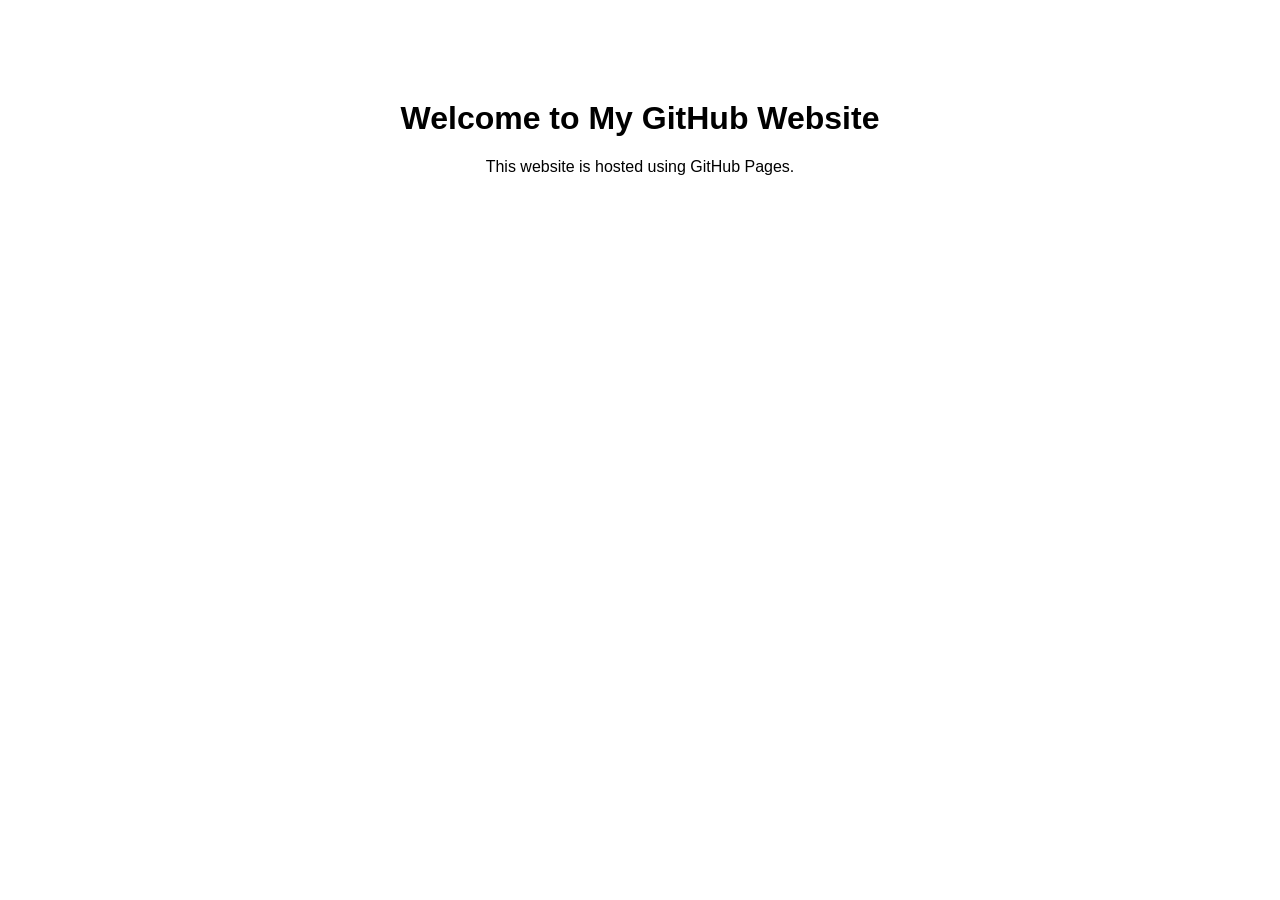
<file: index.html>
<!DOCTYPE html>
<html>
<head>
<title>Hanmant Demo Website</title>
</head>

<body style="font-family: Arial; text-align:center; margin-top:100px;">

<h1>Welcome to My GitHub Website</h1>
<p>This website is hosted using GitHub Pages.</p>

</body>
</html>
</file>
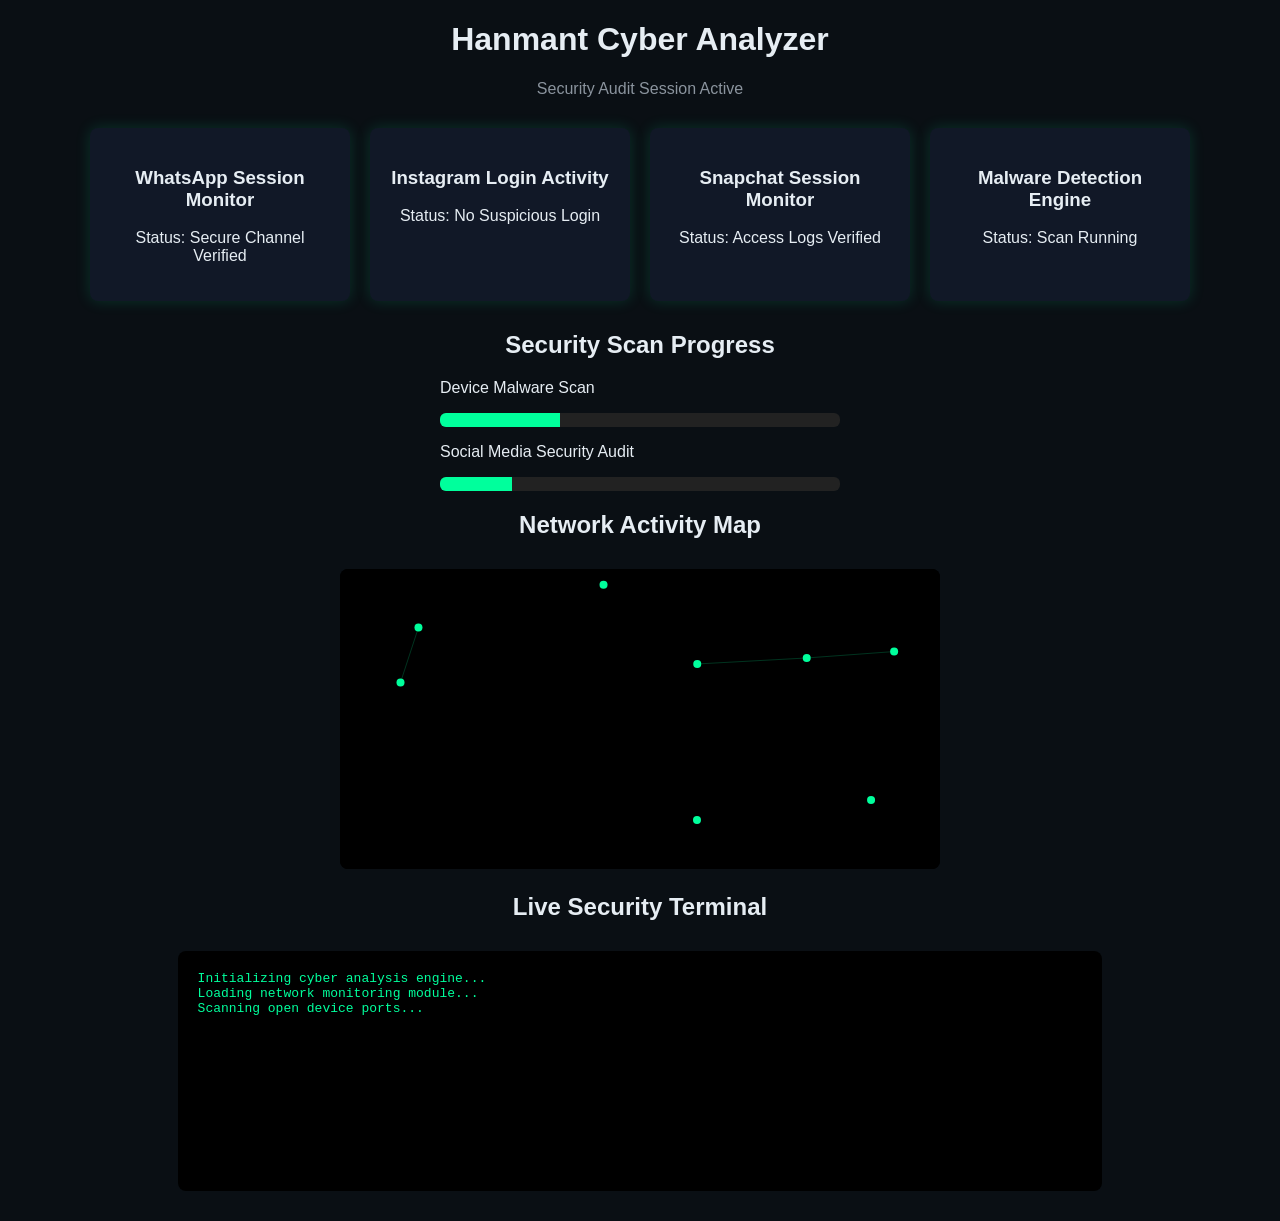
<file: dashboard.html>
<!DOCTYPE html>
<html>
<head>
<meta charset="UTF-8">
<title>Hanmant Cyber Analyzer</title>
<link rel="stylesheet" href="style.css">
</head>

<body>

<h1>Hanmant Cyber Analyzer</h1>
<p class="subtitle">Security Audit Session Active</p>

<div class="grid">

<div class="card">
<h3>WhatsApp Session Monitor</h3>
<p>Status: Secure Channel Verified</p>
</div>

<div class="card">
<h3>Instagram Login Activity</h3>
<p>Status: No Suspicious Login</p>
</div>

<div class="card">
<h3>Snapchat Session Monitor</h3>
<p>Status: Access Logs Verified</p>
</div>

<div class="card">
<h3>Malware Detection Engine</h3>
<p>Status: Scan Running</p>
</div>

</div>

<h2>Security Scan Progress</h2>

<div class="progress-box">
<p>Device Malware Scan</p>
<div class="progress"><div id="bar1"></div></div>

<p>Social Media Security Audit</p>
<div class="progress"><div id="bar2"></div></div>
</div>

<h2>Network Activity Map</h2>

<canvas id="mapCanvas" width="600" height="300"></canvas>

<h2>Live Security Terminal</h2>

<div class="terminal" id="terminal"></div>

<script>

// Terminal animation
const lines=[
"Initializing cyber analysis engine...",
"Loading network monitoring module...",
"Scanning open device ports...",
"Analyzing WhatsApp encrypted session...",
"Inspecting Instagram login tokens...",
"Reviewing Snapchat activity logs...",
"Running malware signature detection...",
"Monitoring network packets...",
"Security audit completed."
];

let i=0;
function typeLine(){
if(i<lines.length){
document.getElementById("terminal").innerHTML+=lines[i]+"<br>";
i++;
setTimeout(typeLine,700);
}
}
typeLine();

// Progress animation
let p1=0;
let p2=0;

setInterval(function(){
if(p1<100){
p1+=2;
document.getElementById("bar1").style.width=p1+"%";
}
},120);

setInterval(function(){
if(p2<100){
p2+=1.5;
document.getElementById("bar2").style.width=p2+"%";
}
},150);

// Simple animated network map
const canvas=document.getElementById("mapCanvas");
const ctx=canvas.getContext("2d");

let dots=[];

for(let i=0;i<8;i++){
dots.push({
x:Math.random()*600,
y:Math.random()*300,
vx:(Math.random()-0.5)*1.5,
vy:(Math.random()-0.5)*1.5
});
}

function draw(){
ctx.fillStyle="#000";
ctx.fillRect(0,0,600,300);

ctx.fillStyle="#00ff9c";

dots.forEach(d=>{
d.x+=d.vx;
d.y+=d.vy;

if(d.x<0||d.x>600) d.vx*=-1;
if(d.y<0||d.y>300) d.vy*=-1;

ctx.beginPath();
ctx.arc(d.x,d.y,4,0,Math.PI*2);
ctx.fill();
});

for(let a=0;a<dots.length;a++){
for(let b=a+1;b<dots.length;b++){
let dx=dots[a].x-dots[b].x;
let dy=dots[a].y-dots[b].y;
let dist=Math.sqrt(dx*dx+dy*dy);

if(dist<120){
ctx.strokeStyle="#00ff9c33";
ctx.beginPath();
ctx.moveTo(dots[a].x,dots[a].y);
ctx.lineTo(dots[b].x,dots[b].y);
ctx.stroke();
}
}
}

requestAnimationFrame(draw);
}

draw();

</script>

</body>
</html>
</file>
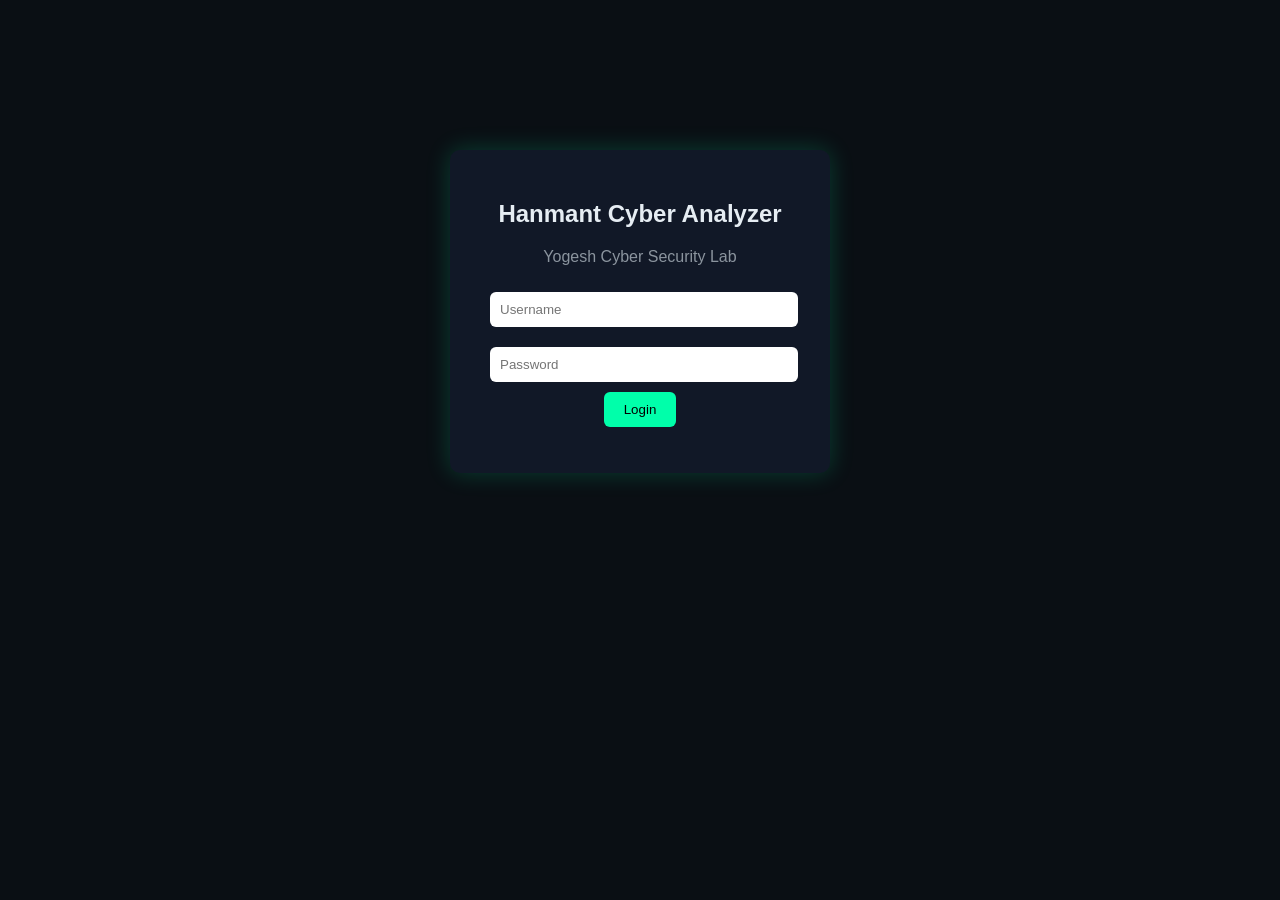
<file: login.html>
<!DOCTYPE html>
<html>
<head>
<meta charset="UTF-8">
<title>Hanmant Cyber Analyzer</title>
<link rel="stylesheet" href="style.css">
</head>
<body>

<div class="login-box">
<h2>Hanmant Cyber Analyzer</h2>
<p class="subtitle">Yogesh Cyber Security Lab</p>

<input type="text" id="user" placeholder="Username">
<input type="password" id="pass" placeholder="Password">

<button onclick="login()">Login</button>

<p id="msg"></p>
</div>

<script>
function login(){
var u=document.getElementById("user").value;
var p=document.getElementById("pass").value;

if(u==="Hanmant" && p==="hanmant123"){
window.location="dashboard.html";
}else{
document.getElementById("msg").innerHTML="Invalid Login";
}
}
</script>

</body>
</html>
</file>
<file: style.css>
body{
font-family:Arial;
background:#0a0f14;
color:#e6edf3;
text-align:center;
}

.subtitle{
color:#8b949e;
}

.login-box{
width:320px;
margin:150px auto;
background:#111827;
padding:30px;
border-radius:10px;
box-shadow:0 0 25px rgba(0,255,170,0.2);
}

input{
width:90%;
padding:10px;
margin:10px;
border-radius:6px;
border:none;
}

button{
padding:10px 20px;
background:#00ffaa;
border:none;
cursor:pointer;
border-radius:6px;
}

.grid{
display:flex;
flex-wrap:wrap;
justify-content:center;
margin-top:20px;
}

.card{
background:#111827;
margin:10px;
padding:20px;
border-radius:8px;
width:220px;
box-shadow:0 0 15px rgba(0,255,170,0.15);
}

.progress-box{
width:400px;
margin:20px auto;
text-align:left;
}

.progress{
background:#222;
border-radius:6px;
overflow:hidden;
margin-bottom:15px;
}

.progress div{
height:14px;
width:0%;
background:#00ff9c;
}

.terminal{
width:70%;
margin:30px auto;
background:black;
color:#00ff9c;
padding:20px;
font-family:monospace;
text-align:left;
border-radius:8px;
min-height:200px;
}

canvas{
background:black;
border-radius:8px;
margin-top:10px;
}
</file>
